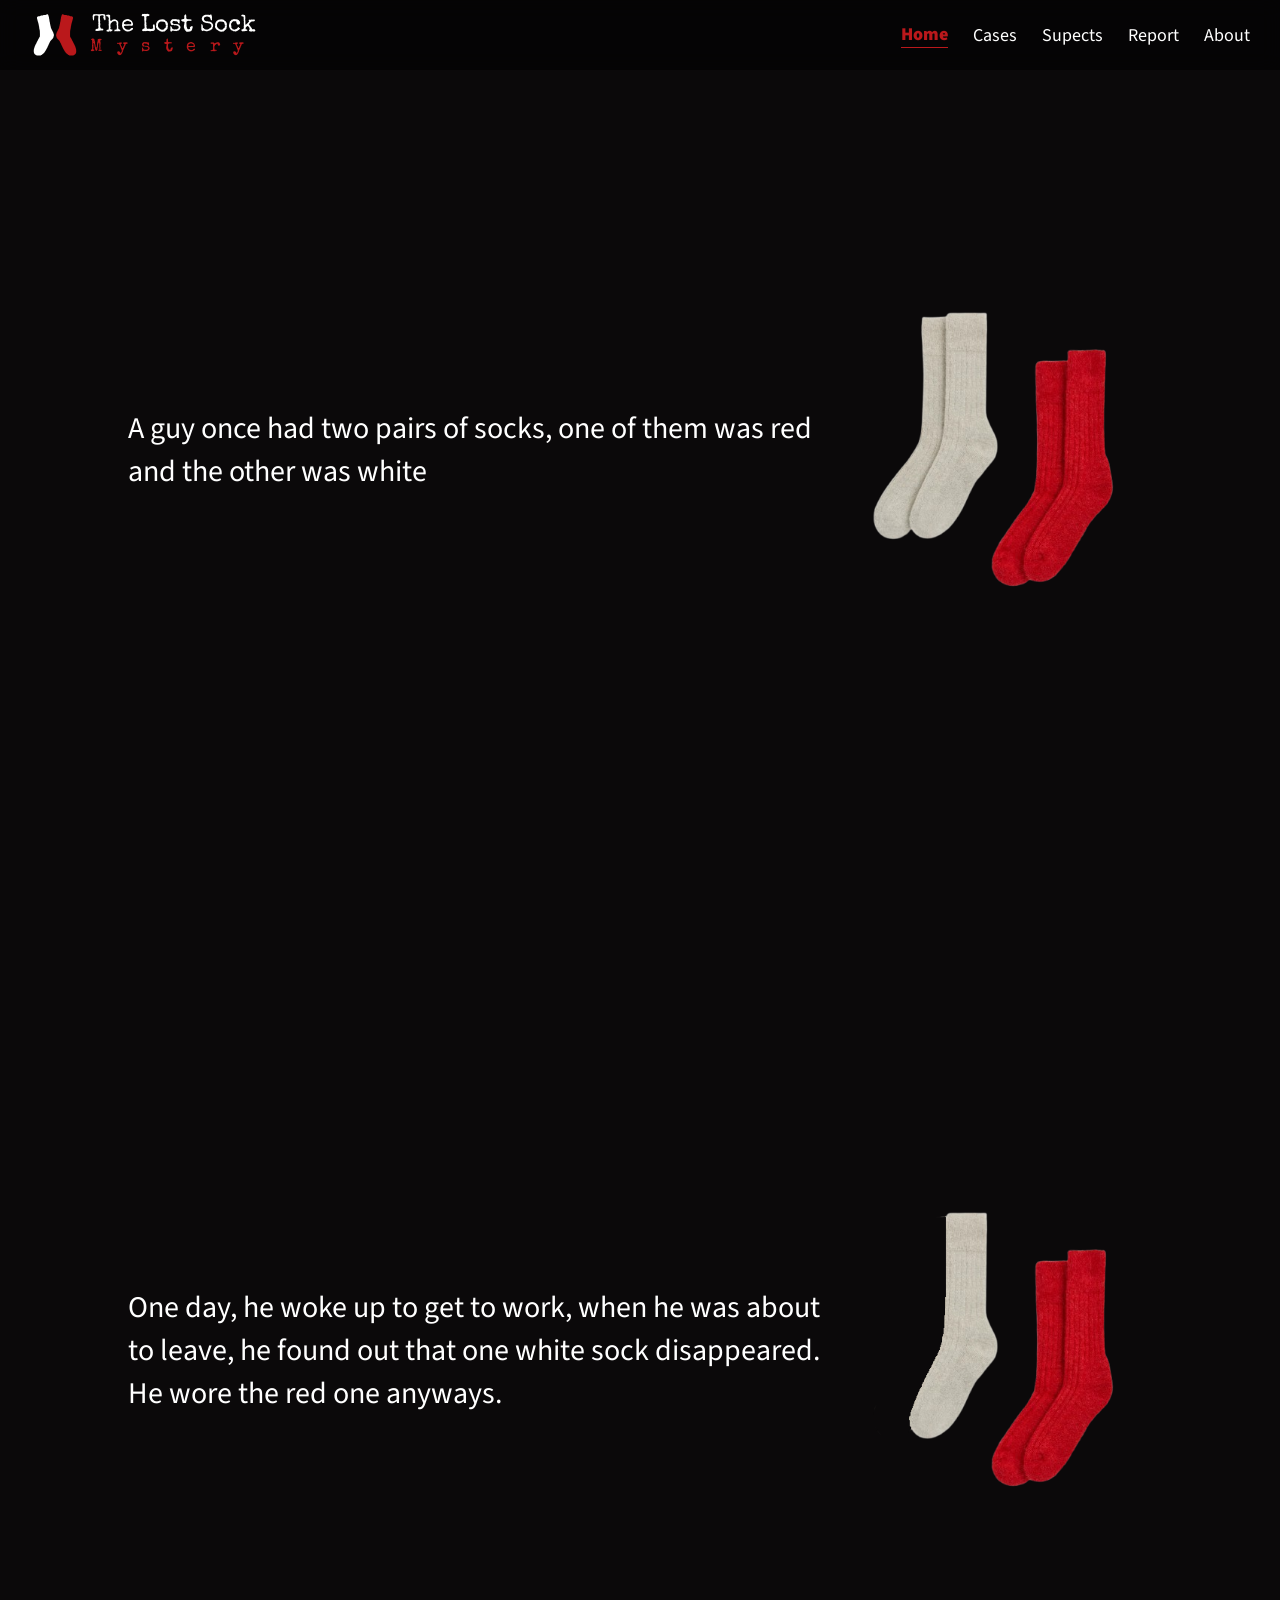
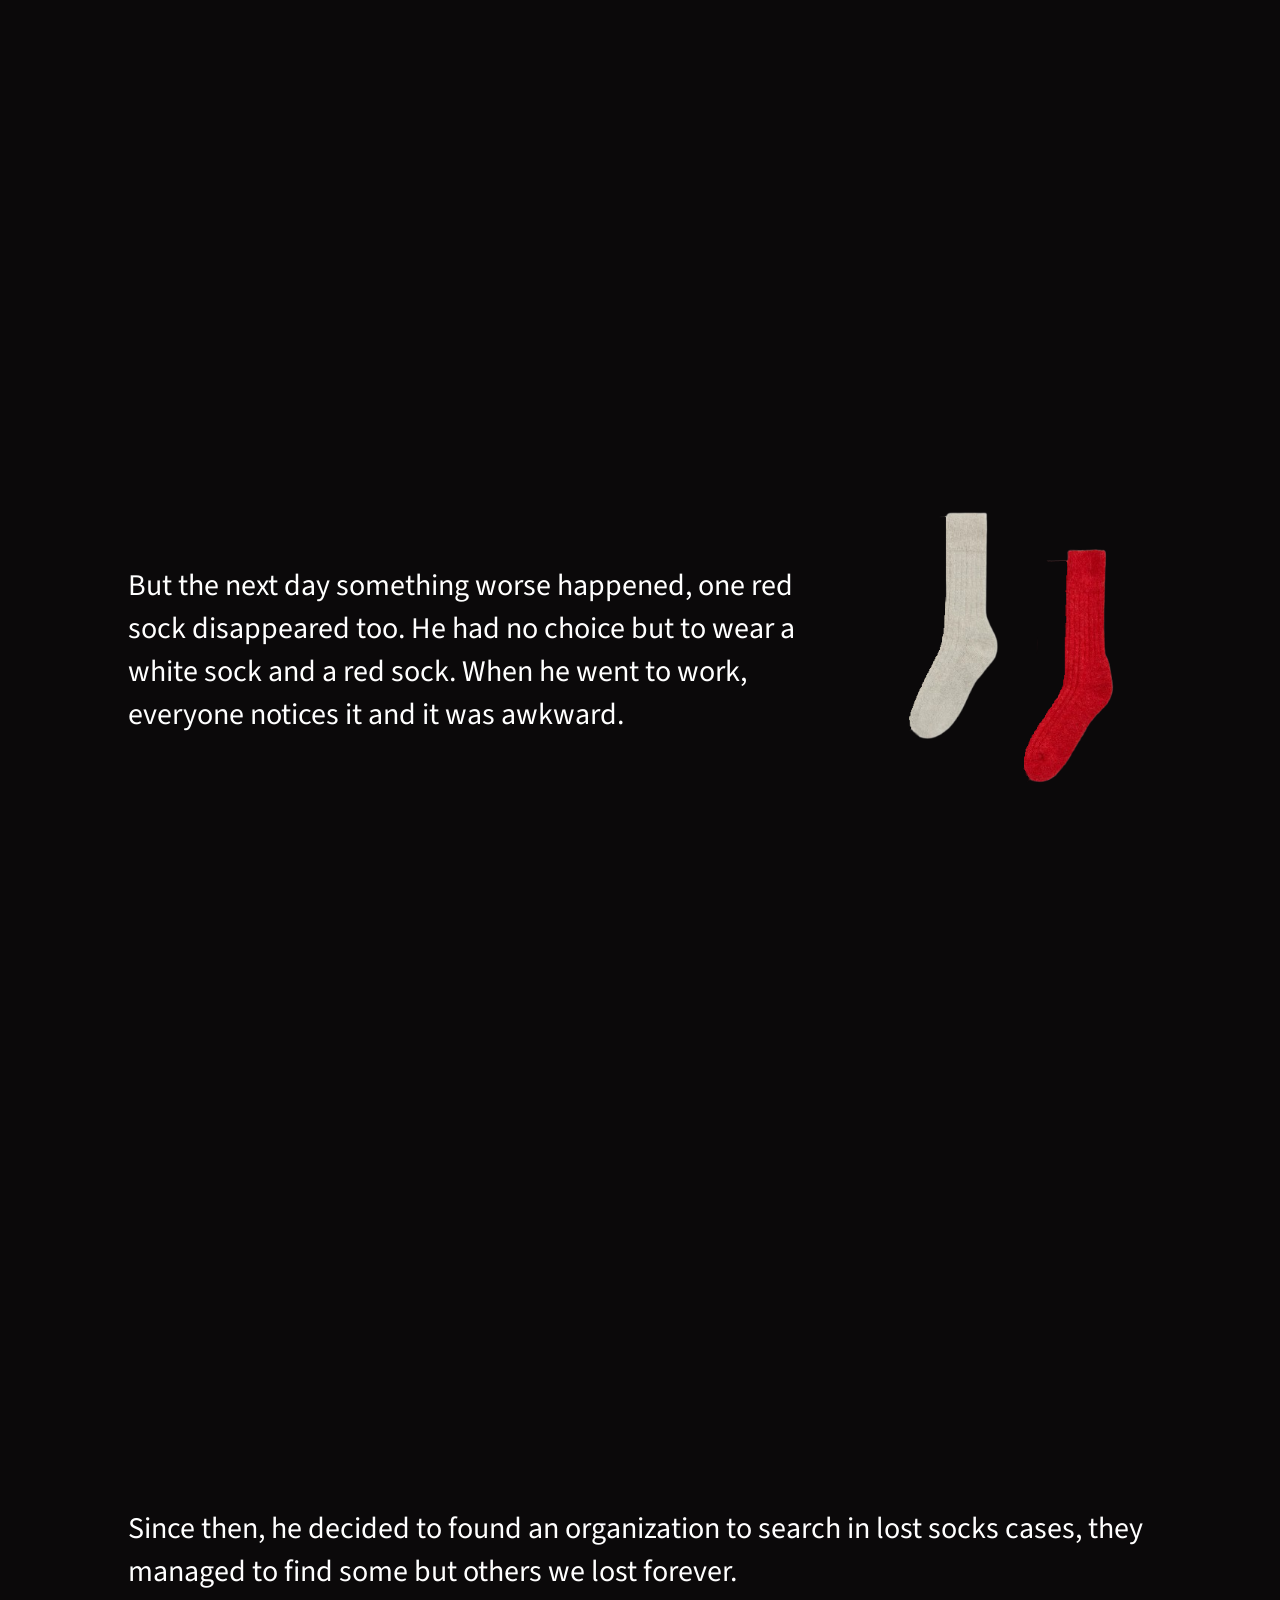
<file: index.html>
<!DOCTYPE html>
<html lang="en">
<head>
    <meta charset="UTF-8">
    <meta name="viewport" content="width=device-width, initial-scale=1.0">
    <title>The Lost Sock Mystery</title>
    <link rel="icon" href="assets/logo.svg">
    <link rel="stylesheet" href="style.css">
    <style>
        .section{
            width: 100vw;
            height: 100vh;
            display: flex;
            align-items: center;
            justify-content: center;
            padding: max(50px, 10%);
            opacity: 0;
            transition: opacity 2s;
        }
        .text{
            font-family: 'ss3', serif;
            font-size: 30px; 
            flex: 1;
            height: fit-content;
        }
        .section img{
            width: 30%;
            transform: translateY(100px);
            transition: transform ease-out 1s;
        }
        
        @media only screen and (max-width: 700px) {
            .section{
                flex-direction: column;
            }
            .text{
                flex: 0;
                font-size: 20px;
            }
            .section img{
                width: 100%;
            }
        }
    </style>
</head>
<body>
    <div id="nav">
        <div id="logo">
            <img src="assets/logo.svg">
            <div id="logo-text">
                The Lost Sock<p>Mystery</p>
            </div>
        </div>
        <div id="menu" onclick="showNav()">
            <img src="assets/Menu.svg">
        </div>
        <div id="nav-buttons">
            <a class="nav selected" href="index.html">Home</a>
            <a class="nav" href="cases.html">Cases</a>
            <a class="nav" href="suspects.html">Supects</a>
            <a class="nav" href="report.html">Report</a>
            <a class="nav" href="about.html">About</a>
        </div>
    </div>
    <div class="section">
        <div class="text">
            A guy once had two pairs of socks, one of them was red and the other was white
        </div>
        <img src="assets/None lost.png">
    </div>
    <div class="section">
        <div class="text">
            One day, he woke up to get to work, when he was about to leave, he found out that one white sock disappeared. He wore the red one anyways.
        </div>
        <img src="assets/One lost.png">
    </div>
    <div class="section">
        <div class="text">
            But the next day something worse happened, one red sock disappeared too. He had no choice but to wear a white sock and a red sock. When he went to work, everyone notices it and it was awkward.
        </div>
        <img src="assets/Two lost.png">
    </div>
    <div class="section">
        <div class="text">
            Since then, he decided to found an organization to search in lost socks cases, they managed to find some but others we lost forever.
        </div>
    </div>
    <script src="nav.js"></script>
    <script src="index.js"></script>
</body>
</html>
</file>
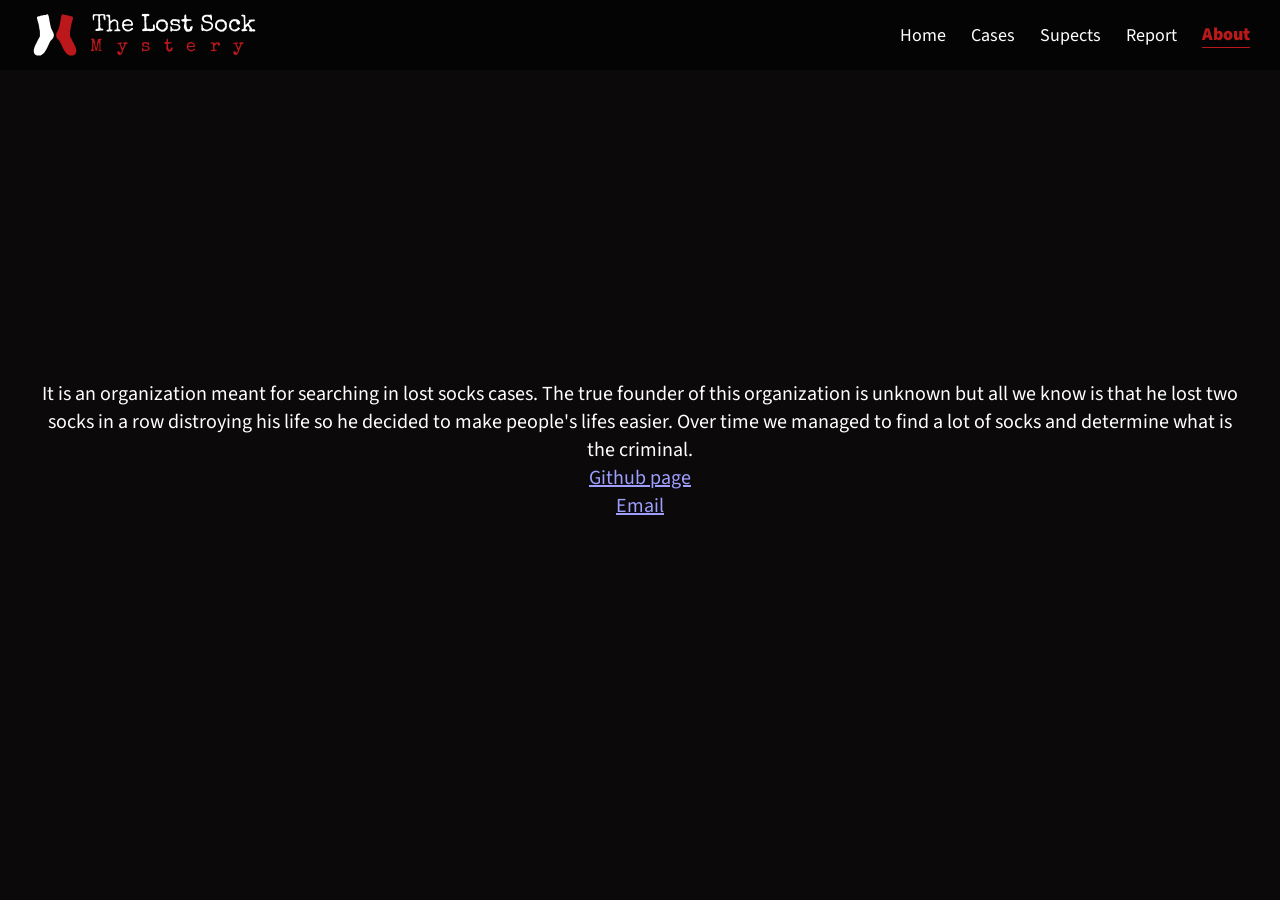
<file: about.html>
<!DOCTYPE html>
<html lang="en">
<head>
    <meta charset="UTF-8">
    <meta name="viewport" content="width=device-width, initial-scale=1.0">
    <title>The Lost Sock Mystery</title>
    <link rel="icon" href="assets/logo.svg">
    <link rel="stylesheet" href="style.css">
    <style>
        body{
            height: 100vh;
            display: flex;
            justify-content: center;
            align-items: center;
            padding: 40px;
            flex-direction: column;
        }
        #about{
            font-size: 20px;
            text-align: center;
        }
    </style>
</head>
<body>
    <div id="nav">
        <div id="logo">
            <img src="assets/logo.svg">
            <div id="logo-text">
                The Lost Sock<p>Mystery</p>
            </div>
        </div>
        <div id="menu" onclick="showNav()">
            <img src="assets/Menu.svg">
        </div>
        <div id="nav-buttons">
            <a class="nav" href="index.html">Home</a>
            <a class="nav" href="cases.html">Cases</a>
            <a class="nav" href="suspects.html">Supects</a>
            <a class="nav" href="report.html">Report</a>
            <a class="nav selected" href="about.html">About</a>
        </div>
    </div>
    <div id="about">
        It is an organization meant for searching in lost socks cases. The true founder of this organization is unknown but all we know is that he lost two socks in a row distroying his life so he decided to make people's lifes easier. Over time we managed to find a lot of socks and determine what is the criminal.<br>
        <a href="https://github.com/MohammedMostafaWebDeveloper">Github page</a><br>
        <a href="mailto:pwrbuster-mohammedmostafa122008@gmail.com">Email</a>
    </div>
    <script src="nav.js"></script>
</body>
</html>
</file>
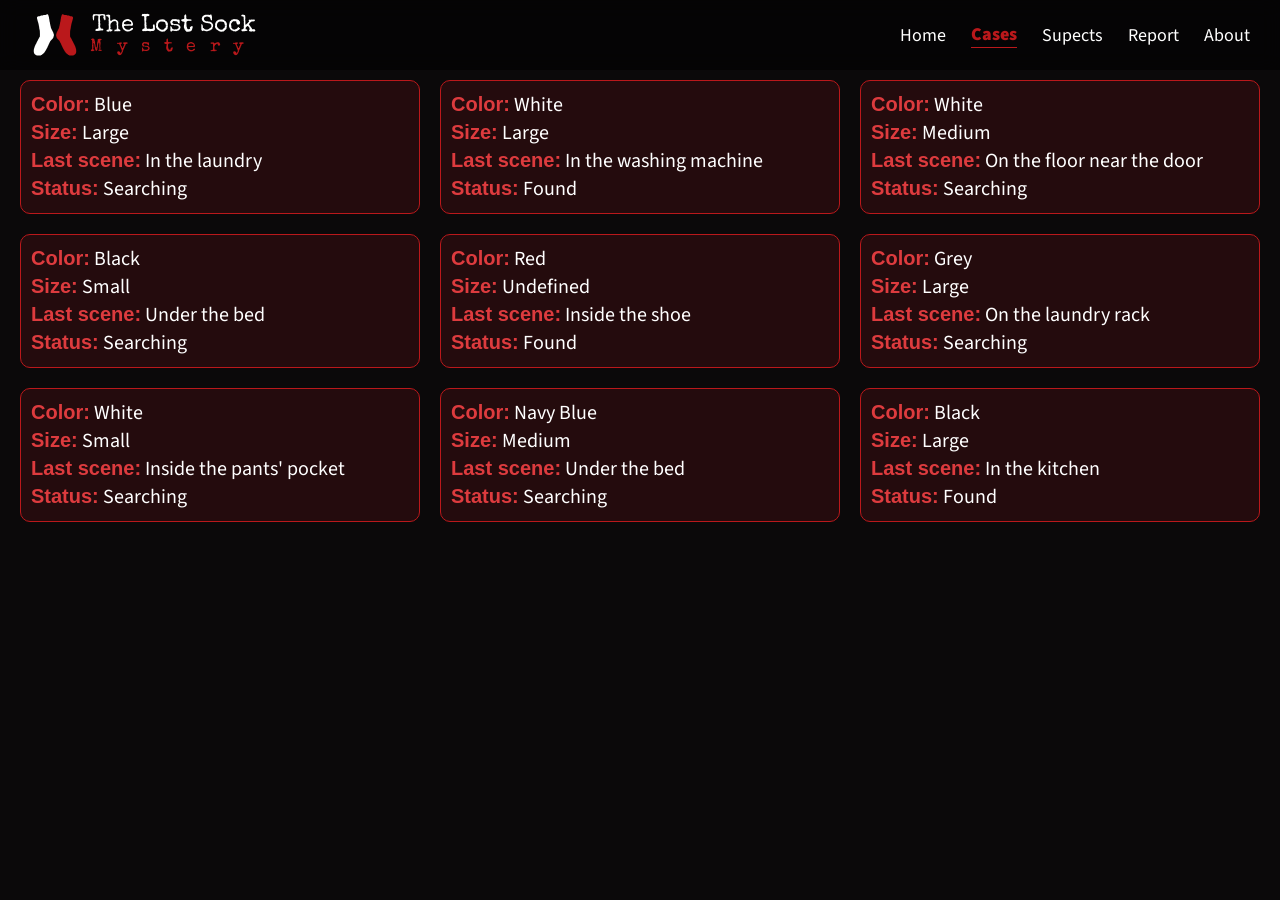
<file: cases.html>
<!DOCTYPE html>
<html lang="en">
<head>
    <meta charset="UTF-8">
    <meta name="viewport" content="width=device-width, initial-scale=1.0">
    <title>The Lost Sock Mystery</title>
    <link rel="icon" href="assets/logo.svg">
    <link rel="stylesheet" href="style.css">
    <style>
        #content{
            height: 100vh;
            width: 100vw;
            padding: 20px;
            padding-top: 80px;
            display: flex;
            align-content: flex-start;
            flex-wrap: wrap;
            gap: 20px;
            overflow-y: auto;
        }
        .card{
            background-color: #ba181b25;
            border: 1px solid #ba181b;
            min-width: 300px;
            height: autp;
            flex: 1;
            border-radius: 10px;
            padding: 10px;
            font-family: 'sa', sans-serif;
            font-size: 20px;
            display: flex;
            flex-direction: column;
            justify-content: space-evenly;
        }
        red{
            font-family: 'sa', sans-serif;
            font-size: 20px;
            font-weight: 600;
            color: #dd3b3e;
        }
    </style>
</head>
<body>
    <div id="nav">
        <div id="logo">
            <img src="assets/logo.svg">
            <div id="logo-text">
                The Lost Sock<p>Mystery</p>
            </div>
        </div>
        <div id="menu" onclick="showNav()">
            <img src="assets/Menu.svg">
        </div>
        <div id="nav-buttons">
            <a class="nav" href="index.html">Home</a>
            <a class="nav selected" href="cases.html">Cases</a>
            <a class="nav" href="suspects.html">Supects</a>
            <a class="nav" href="report.html">Report</a>
            <a class="nav" href="about.html">About</a>
        </div>
    </div>
    <div id="content">
        <div class="card">
            <p><red>Color:</red> Blue</p>
            <p><red>Size:</red> Large</p>
            <p><red>Last scene:</red> In the laundry</p>
            <p><red>Status:</red> Searching</p>
        </div>
        <div class="card">
            <p><red>Color:</red> White</p>
            <p><red>Size:</red> Large</p>
            <p><red>Last scene:</red> In the washing machine</p>
            <p><red>Status:</red> Found</p>
        </div>
        <div class="card">
            <p><red>Color:</red> White</p>
            <p><red>Size:</red> Medium</p>
            <p><red>Last scene:</red> On the floor near the door</p>
            <p><red>Status:</red> Searching</p>
        </div>
        <div class="card">
            <p><red>Color:</red> Black</p>
            <p><red>Size:</red> Small</p>
            <p><red>Last scene:</red> Under the bed</p>
            <p><red>Status:</red> Searching</p>
        </div>
        <div class="card">
            <p><red>Color:</red> Red</p>
            <p><red>Size:</red> Undefined</p>
            <p><red>Last scene:</red> Inside the shoe</p>
            <p><red>Status:</red> Found</p>
        </div>
        <div class="card">
            <p><red>Color:</red> Grey</p>
            <p><red>Size:</red> Large</p>
            <p><red>Last scene:</red> On the laundry rack</p>
            <p><red>Status:</red> Searching</p>
        </div>
        <div class="card">
            <p><red>Color:</red> White</p>
            <p><red>Size:</red> Small</p>
            <p><red>Last scene:</red> Inside the pants' pocket</p>
            <p><red>Status:</red> Searching</p>
        </div>
        <div class="card">
            <p><red>Color:</red> Navy Blue</p>
            <p><red>Size:</red> Medium</p>
            <p><red>Last scene:</red> Under the bed</p>
            <p><red>Status:</red> Searching</p>
        </div>
        <div class="card">
            <p><red>Color:</red> Black</p>
            <p><red>Size:</red> Large</p>
            <p><red>Last scene:</red> In the kitchen</p>
            <p><red>Status:</red> Found</p>
        </div>
    </div>
    <script src="nav.js"></script>
</body>
</html>
</file>
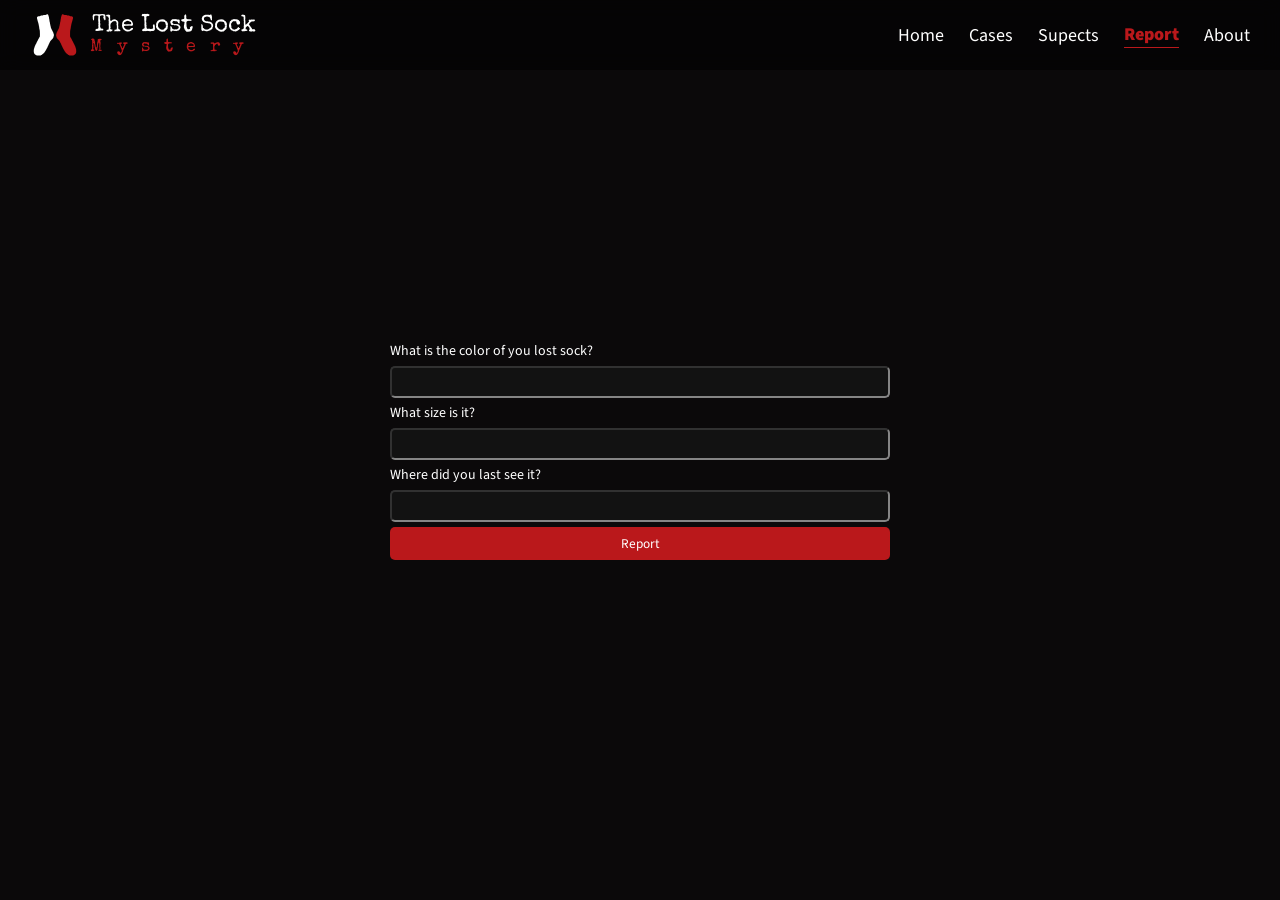
<file: report.html>
<!DOCTYPE html>
<html lang="en">
<head>
    <meta charset="UTF-8">
    <meta name="viewport" content="width=device-width, initial-scale=1.0">
    <title>The Lost Sock Mystery</title>
    <link rel="icon" href="assets/logo.svg">
    <link rel="stylesheet" href="style.css">
    <style>
        body{
            height: 100vh;
            display: flex;
            justify-content: center;
            align-items: center;
        }
        #con{
            display: flex;
            flex-direction: column;
            width: min(90%, 500px);
            gap: 5px;
        }
        #con p{
            font-size: 14px;
        }
        #con input{
            flex: 1;
            font-size: 16px;
            padding: 3px;
            border-radius: 5px;
        }
        #con button{
            background-color: #ba181b;
            outline: none;
            border: none;
            padding: 7px;
            border-radius: 5px;
            cursor: pointer;
            transition: 0.1s;
        }
        #con button:hover{
            background-color: #941013;
        }
    </style>
</head>
<body>
    <div id="nav">
        <div id="logo">
            <img src="assets/logo.svg">
            <div id="logo-text">
                The Lost Sock<p>Mystery</p>
            </div>
        </div>
        <div id="menu" onclick="showNav()">
            <img src="assets/Menu.svg">
        </div>
        <div id="nav-buttons">
            <a class="nav" href="index.html">Home</a>
            <a class="nav" href="cases.html">Cases</a>
            <a class="nav" href="suspects.html">Supects</a>
            <a class="nav selected" href="report.html">Report</a>
            <a class="nav" href="about.html">About</a>
        </div>
    </div>
    <div id="con">
        <p>What is the color of you lost sock?</p>
        <input>
        <p>What size is it?</p>
        <input>
        <p>Where did you last see it?</p>
        <input>
        <button onclick="report()">Report</button>
    </div>
    <script src="nav.js"></script>
    <script>
        function report() {
            var inputs = document.querySelectorAll("input")
            var report = true
            inputs.forEach(input => {
                if (input.value == "") {
                    report = false
                }
            })
            if (report) {
                alert("Reported successfully")
                window.location.href = "index.html"
            }
            else {
                alert("Please fill all the fields")
            }
        }
    </script>
</body>
</html>
</file>
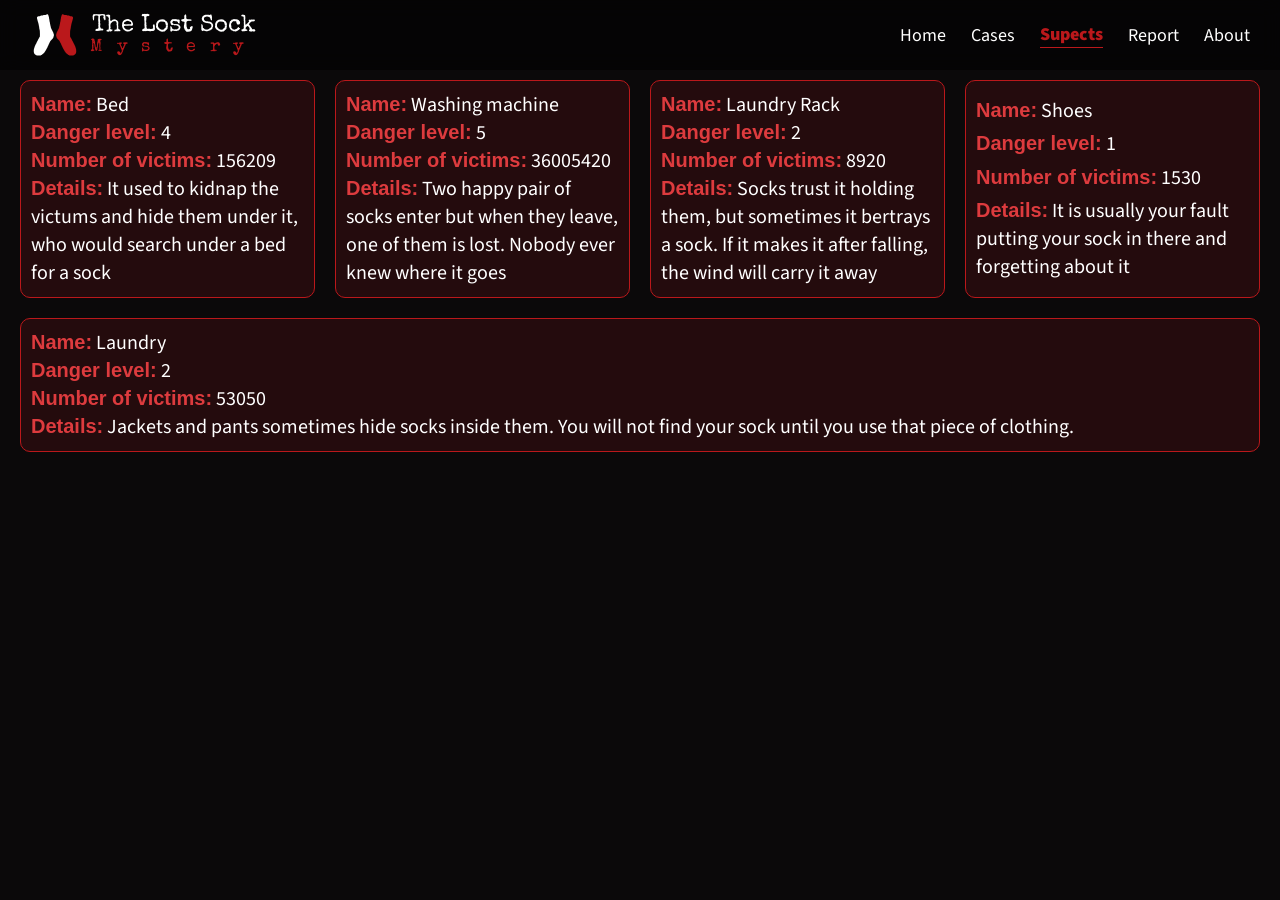
<file: suspects.html>
<!DOCTYPE html>
<html lang="en">
<head>
    <meta charset="UTF-8">
    <meta name="viewport" content="width=device-width, initial-scale=1.0">
    <title>The Lost Sock Mystery</title>
    <link rel="icon" href="assets/logo.svg">
    <link rel="stylesheet" href="style.css">
    <style>
        #content{
            height: 100vh;
            width: 100vw;
            padding: 20px;
            padding-top: 80px;
            display: flex;
            align-content: flex-start;
            flex-wrap: wrap;
            gap: 20px;
            overflow-y: auto;
        }
        .card{
            background-color: #ba181b25;
            border: 1px solid #ba181b;
            min-width: 250px;
            height: auto;
            flex: 1;
            border-radius: 10px;
            padding: 10px;
            font-family: 'sa', sans-serif;
            font-size: 20px;
            display: flex;
            flex-direction: column;
            justify-content: space-evenly;
        }
        red{
            font-family: 'sa', sans-serif;
            font-size: 20px;
            font-weight: 600;
            color: #dd3b3e;
        }
    </style>
</head>
<body>
    <div id="nav">
        <div id="logo">
            <img src="assets/logo.svg">
            <div id="logo-text">
                The Lost Sock<p>Mystery</p>
            </div>
        </div>
        <div id="menu" onclick="showNav()">
            <img src="assets/Menu.svg">
        </div>
        <div id="nav-buttons">
            <a class="nav" href="index.html">Home</a>
            <a class="nav" href="cases.html">Cases</a>
            <a class="nav selected" href="suspects.html">Supects</a>
            <a class="nav" href="report.html">Report</a>
            <a class="nav" href="about.html">About</a>
        </div>
    </div>
    <div id="content">
        <div class="card">
            <p><red>Name:</red> Bed</p>
            <p><red>Danger level:</red> 4</p>
            <p><red>Number of victims:</red> 156209</p>
            <p><red>Details:</red> It used to kidnap the victums and hide them under it, who would search under a bed for a sock</p>
        </div>
        <div class="card">
            <p><red>Name:</red> Washing machine</p>
            <p><red>Danger level:</red> 5</p>
            <p><red>Number of victims:</red> 36005420</p>
            <p><red>Details:</red> Two happy pair of socks enter but when they leave, one of them is lost. Nobody ever knew where it goes</p>
        </div>
        <div class="card">
            <p><red>Name:</red> Laundry Rack</p>
            <p><red>Danger level:</red> 2</p>
            <p><red>Number of victims:</red> 8920</p>
            <p><red>Details:</red> Socks trust it holding them, but sometimes it bertrays a sock. If it makes it after falling, the wind will carry it away</p>
        </div>
        <div class="card">
            <p><red>Name:</red> Shoes</p>
            <p><red>Danger level:</red> 1</p>
            <p><red>Number of victims:</red> 1530</p>
            <p><red>Details:</red> It is usually your fault putting your sock in there and forgetting about it</p>
        </div>
        <div class="card">
            <p><red>Name:</red> Laundry</p>
            <p><red>Danger level:</red> 2</p>
            <p><red>Number of victims:</red> 53050</p>
            <p><red>Details:</red> Jackets and pants sometimes hide socks inside them. You will not find your sock until you use that piece of clothing.</p>
        </div>
    </div>
    <script src="nav.js"></script>
</body>
</html>
</file>
<file: style.css>
@font-face {
    font-family: "ss3";
    src: url("fonts/SourceSans3.ttf") format("truetype");
}
@font-face {
    font-family: "se";
    src: url("fonts/SpecialElite.ttf") format("truetype");
}
*{
    margin: 0;
    padding: 0;
    box-sizing: border-box;
    color-scheme: dark;
    font-family: "ss3", sans-serif;
}
body{
    background-color: #0b090a;
    overflow-y: auto;
    overflow-x: hidden;
}
#nav{
    height: 70px;
    display: flex;
    padding: 10px 30px 10px 30px;
    align-items: center;
    justify-content: space-between;
    position: fixed;
    top: 0;
    left: 0;
    width: 100%;
    background-color: rgba(0, 0, 0, 0.5);
    backdrop-filter: blur(10px);
    z-index: 100;
}
#logo{
    height: 100%;
    display: flex;
    gap: 10px;
    align-items: center;
}
#logo img{
    height: 100%;
}
#logo-text{
    font-family: "se", serif;
    display: flex;
    align-items: center;
    font-size: 24px;
    flex-direction: column;
}
#logo-text p{
    font-family: "se", serif;
    font-size: 18px;
    color: #ba181b;
    letter-spacing: 13.5px;
    text-align: center;
    width: 100%;
}
#nav-buttons{
    display: flex;
    align-items: center;
    gap: 25px;
}
.nav{
    color: white;
    text-decoration: none;
    font-size: 18px;
    cursor: pointer;
    transition: 0.1s;
}
.nav:hover{
    color: rgb(190, 190, 190);
}
.nav.selected{
    color: #ba181b;
    border-bottom: 1px solid #ba181b;
    font-weight: 900;
}
#menu{
    height: 100%;
    aspect-ratio: 1;
    padding: 8px;
    display: none;
}
@media only screen and (max-width: 700px) {
    #logo-text{
        display: none;
    }
    #menu{
        display: flex;
    }
    #nav-buttons{
        position: absolute;
        top: 70px;
        right: 0;
        width: 100%;
        flex-direction: column;
        background-color: black;
        opacity: 0;
        pointer-events: none;
        transition: opacity 0.2s;
    }
    #nav-buttons.shown{
        opacity: 1;
        pointer-events: auto;
    }
}
</file>
